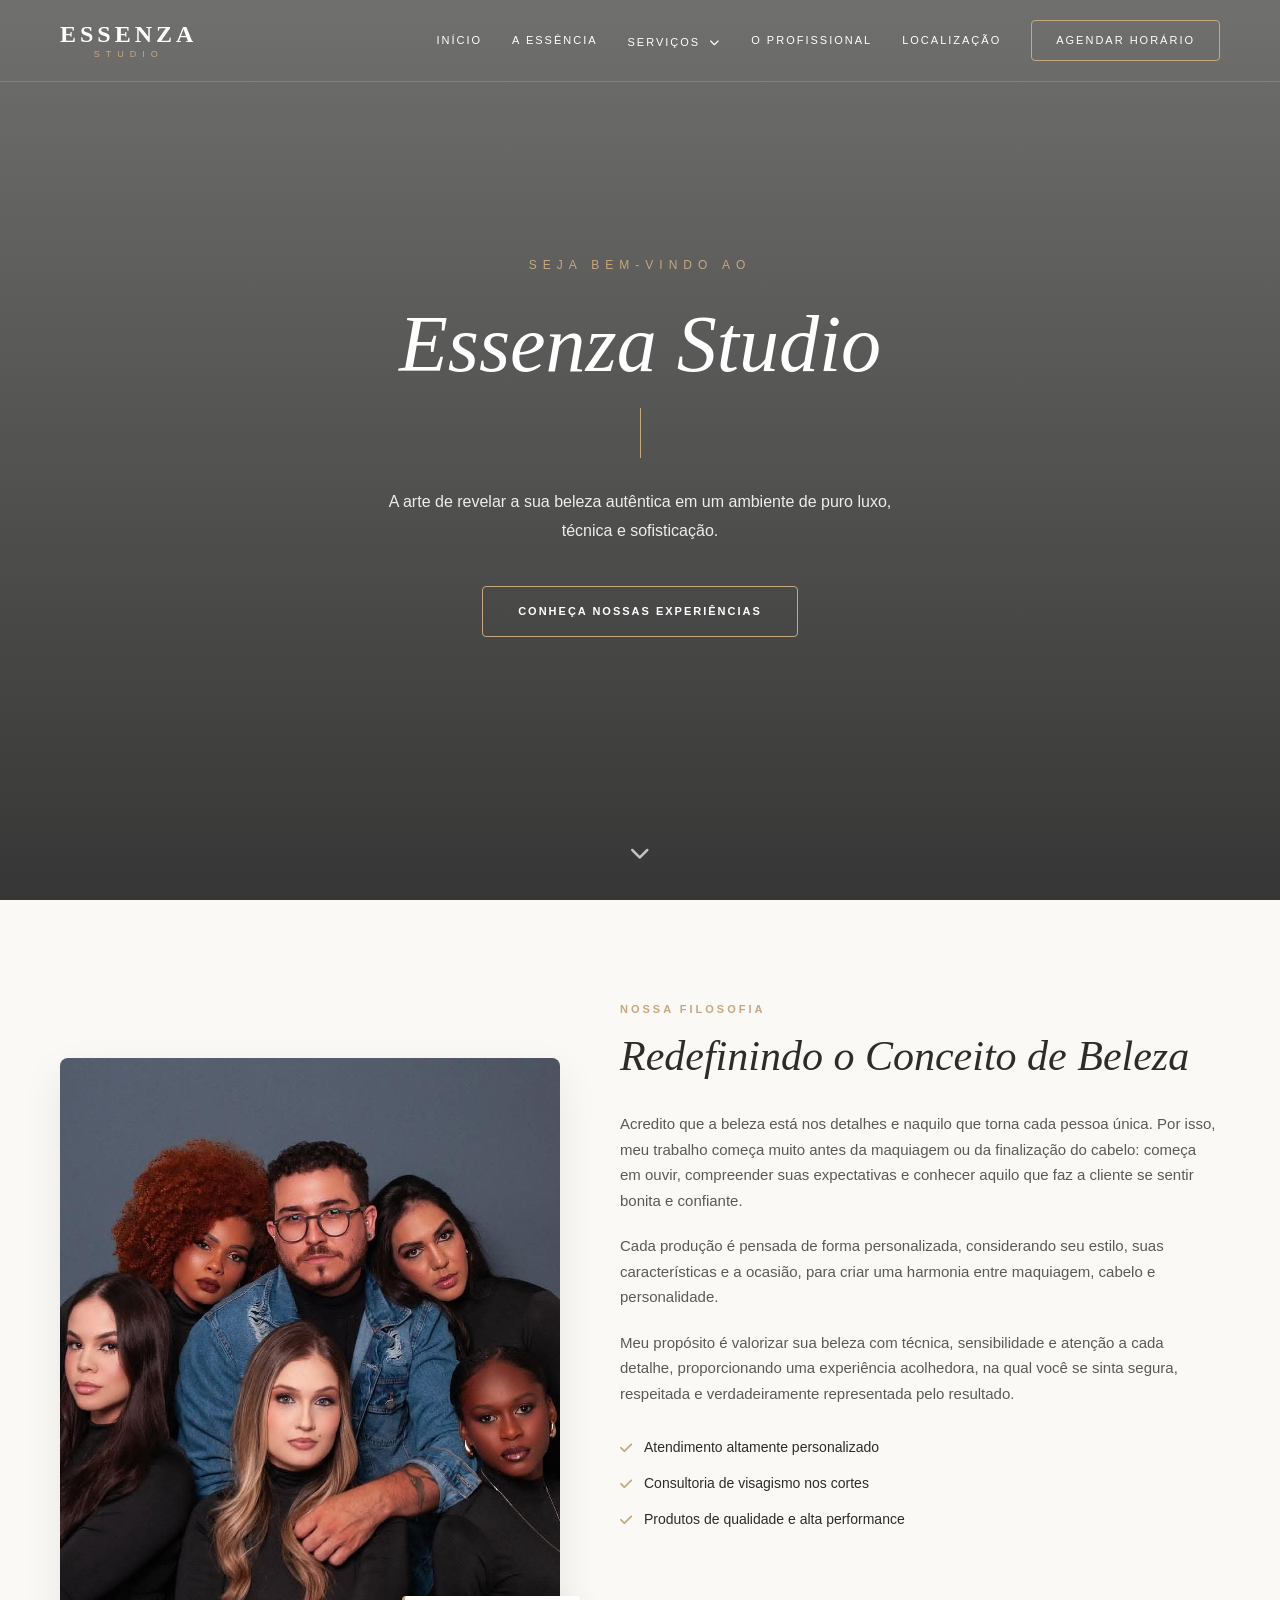
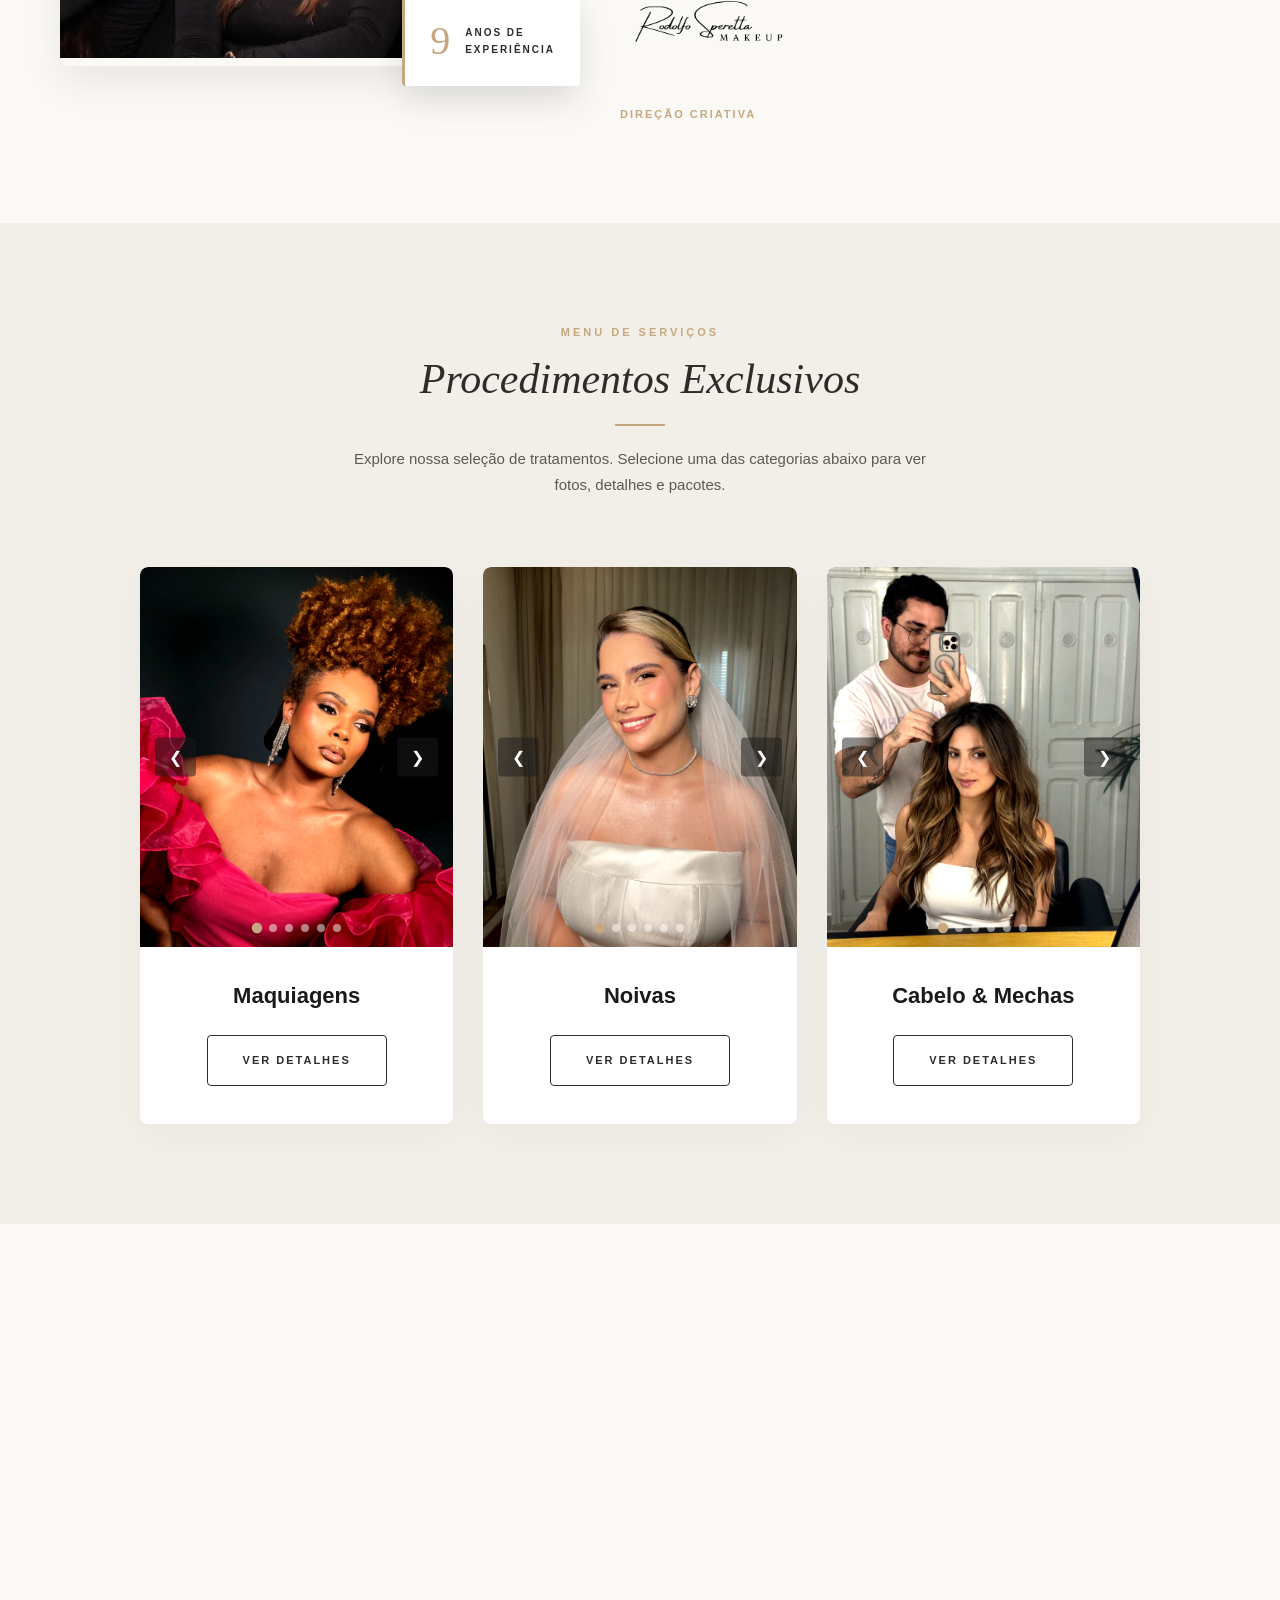
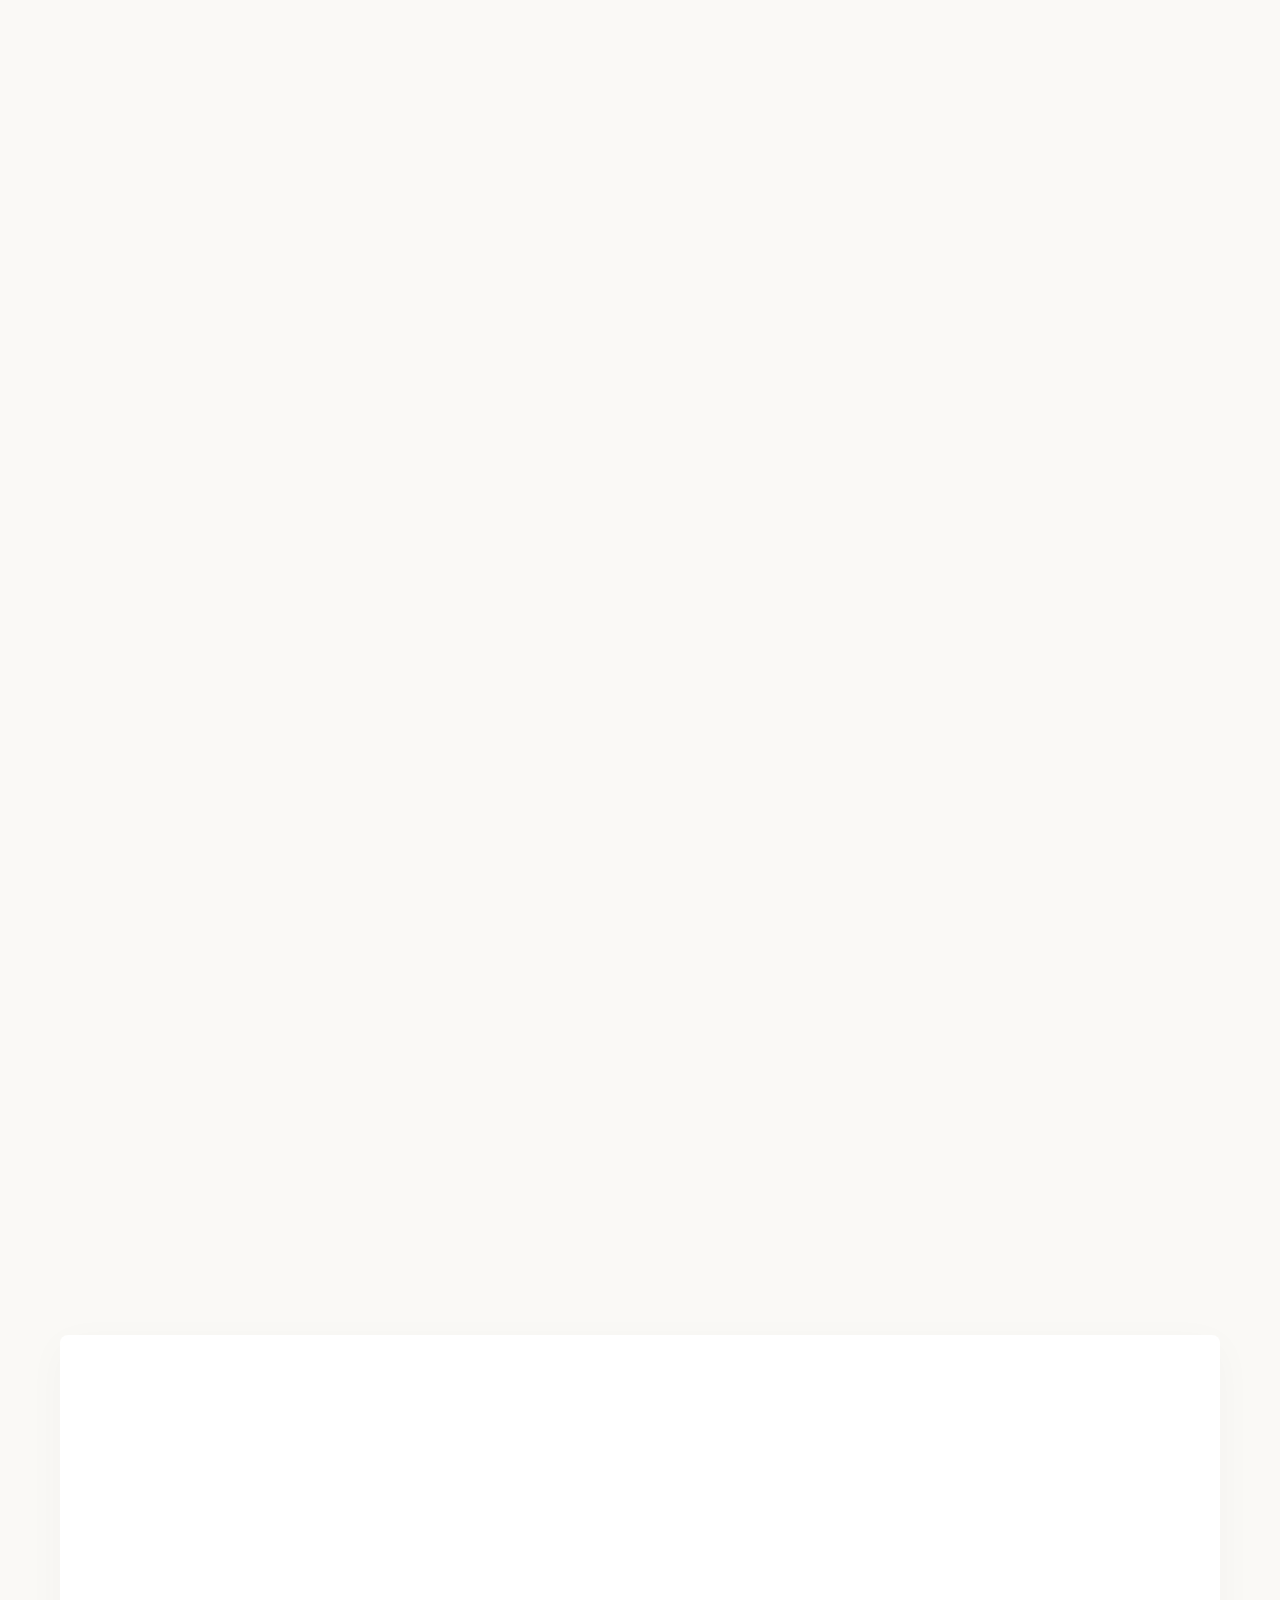
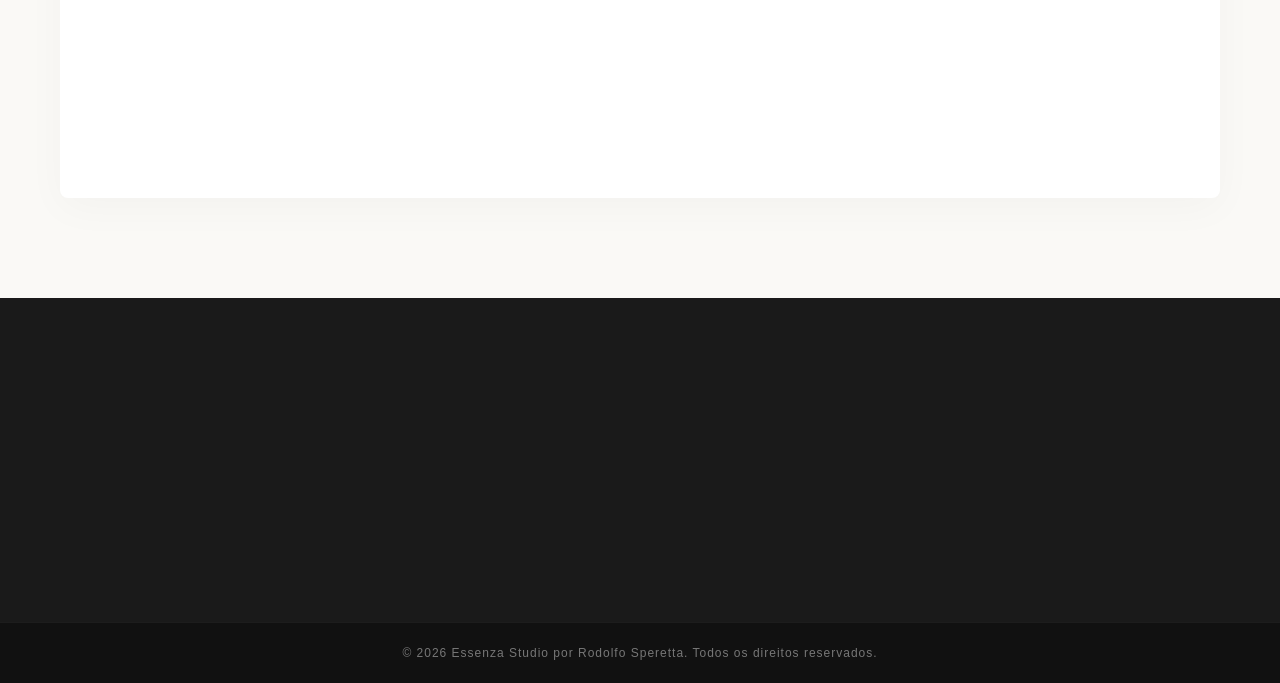
<file: index.html>
<!DOCTYPE html>
<html lang="pt-BR">
<head>
    <meta charset="UTF-8">
    <meta name="viewport" content="width=device-width, initial-scale=1.0">
    <title>Essenza Studio | Salão de Beleza de Alto Padrão</title>
    
    <!-- Políticas de Segurança Básicas -->
    <meta http-equiv="X-Content-Type-Options" content="nosniff">
    <meta http-equiv="X-Frame-Options" content="DENY">
    <meta http-equiv="Content-Security-Policy" content="default-src 'self' https: 'unsafe-inline'; img-src 'self' data: https:; font-src 'self' https: data:;">
    
    <link rel="preconnect" href="https://fonts.googleapis.com">
    <link rel="preconnect" href="https://fonts.gstatic.com" crossorigin>
    <link href="https://fonts.googleapis.com/css2?family=Playfair+Display:ital,wght@0,400;0,500;0,600;0,700;1,400&family=Montserrat:wght@300;400;500;600&display=swap" rel="stylesheet">
    <link href="https://cdnjs.cloudflare.com/ajax/libs/font-awesome/6.4.0/css/all.min.css" rel="stylesheet">
    
    <link rel="stylesheet" href="style.css">
</head>
<body>
    <header class="navbar" id="navbar">
        <div class="container nav-content">
            <a href="#" class="logo">
                <span class="logo-text">ESSENZA</span>
                <span class="logo-subtext">STUDIO</span>
            </a>
            
            <nav class="nav-links">
                <a href="#inicio">Início</a>
                <a href="#sobre">A Essência</a>
                <div class="dropdown">
                    <a href="#servicos" class="dropbtn">Serviços <i class="fas fa-chevron-down" style="font-size: 10px; margin-left: 4px;"></i></a>
                    <div class="dropdown-content">
                        <a href="maquiagem.html">Maquiagens</a>
                        <a href="noivas.html">Noivas</a>
                        <a href="mechas.html">Cabelo & Mechas</a>
                    </div>
                </div>
                <a href="#equipe">O Profissional</a>
                <a href="#localizacao">Localização</a>
                <a href="https://wa.me/5517991993627" target="_blank" class="btn-nav">Agendar Horário</a>
            </nav>
            <button class="mobile-menu-btn" id="mobileMenuBtn" aria-label="Abrir Menu">
                <i class="fas fa-bars"></i>
            </button>
        </div>
    </header>

    <div class="mobile-menu-overlay" id="mobileOverlay"></div>
    <div class="mobile-menu" id="mobileMenu">
        <button class="close-menu" id="closeMenuBtn" aria-label="Fechar Menu">&times;</button>
        <div class="mobile-menu-content">
            <a href="#inicio" class="mobile-link">Início</a>
            <a href="#sobre" class="mobile-link">A Essência</a>
            <a href="#servicos" class="mobile-link">Nossos Serviços</a>
            <a href="maquiagem.html" class="mobile-link sub-link">- Maquiagens</a>
            <a href="noivas.html" class="mobile-link sub-link">- Noivas</a>
            <a href="mechas.html" class="mobile-link sub-link">- Cabelo & Mechas</a>
            <a href="#equipe" class="mobile-link">O Profissional</a>
            <a href="#localizacao" class="mobile-link">Como Chegar</a>
            <a href="https://wa.me/5517991993627" target="_blank" class="btn-wa-service" style="justify-content: center; margin-top:20px;">
                <i class="fab fa-whatsapp"></i> Falar no WhatsApp
            </a>
        </div>
    </div>

    <section class="hero" id="inicio">
        <div class="hero-slider">
            <div class="hero-bg" style="background-image: url('https://images.unsplash.com/photo-1560066984-138dadb4c035?auto=format&fit=crop&q=80');"></div>
        </div>
        <div class="hero-overlay"></div>
        <div class="hero-content">
            <span class="hero-subtitle reveal">Seja Bem-vindo ao</span>
            <h1 class="reveal delay-100">Essenza Studio</h1>
            <div class="hero-separator reveal delay-200"></div>
            <p class="reveal delay-300">A arte de revelar a sua beleza autêntica em um ambiente de puro luxo, técnica e sofisticação.</p>
            <a href="#servicos" class="btn-main reveal delay-400">
                <span>Conheça Nossas Experiências</span>
            </a>
        </div>
        <a href="#sobre" class="scroll-down">
            <i class="fas fa-chevron-down"></i>
        </a>
    </section>

    <section class="about-section section-padding" id="sobre">
        <div class="container">
            <div class="about-grid">
                <div class="about-image-wrapper reveal">
                    <div class="about-image">
                        <img src="imgs/rodolfoinicio.jpeg" alt="Ambiente do Essenza Studio" loading="lazy">
                    </div>
                    <div class="experience-badge">
                        <span class="number">9</span>
                        <span class="text">Anos de<br>Experiência</span>
                    </div>
                </div>
                
                <div class="about-content">
                    <div class="section-header text-left reveal delay-100">
                        <span class="subtitle">Nossa Filosofia</span>
                        <h2>Redefinindo o Conceito de Beleza</h2>
                    </div>
                    
                    <p class="reveal delay-200">Acredito que a beleza está nos detalhes e naquilo que torna cada pessoa única. Por isso, meu trabalho começa muito antes da maquiagem ou da finalização do cabelo: começa em ouvir, compreender suas expectativas e conhecer aquilo que faz a cliente se sentir bonita e confiante.</p>
                    
                    <p class="reveal delay-300">Cada produção é pensada de forma personalizada, considerando seu estilo, suas características e a ocasião, para criar uma harmonia entre maquiagem, cabelo e personalidade.</p>
                    
                    <p class="reveal delay-400">Meu propósito é valorizar sua beleza com técnica, sensibilidade e atenção a cada detalhe, proporcionando uma experiência acolhedora, na qual você se sinta segura, respeitada e verdadeiramente representada pelo resultado.</p>
                    
                    <ul class="about-features reveal delay-400">
                        <li><i class="fas fa-check"></i> Atendimento altamente personalizado</li>
                        <li><i class="fas fa-check"></i> Consultoria de visagismo nos cortes</li>
                        <li><i class="fas fa-check"></i> Produtos de qualidade e alta performance</li>
                    </ul>
                    
                    <div class="signature reveal delay-500">
                        <img src="imgs/assinaturarodolfo.png" alt="Assinatura Rodolfo Speretta" style="height: 130px; object-fit: contain; margin-bottom: 5px;" loading="lazy">
                        <span style="display:block; font-size: 11px; text-transform: uppercase; letter-spacing: 2px; color: var(--color-gold); font-weight: 600;">Direção Criativa</span>
                    </div>
                </div>
            </div>
        </div>
    </section>

    <!-- MENU DE SERVIÇOS (VITRINE) -->
    <section class="section-padding bg-light" id="servicos">
        <div class="container">
            <div class="section-header reveal">
                <span class="subtitle">Menu de Serviços</span>
                <h2>Procedimentos Exclusivos</h2>
                <div class="line"></div>
                <p class="header-desc">Explore nossa seleção de tratamentos. Selecione uma das categorias abaixo para ver fotos, detalhes e pacotes.</p>
            </div>

            <!-- Grid de Cartões da Vitrine -->
            <div style="display: grid; grid-template-columns: repeat(auto-fit, minmax(300px, 1fr)); gap: 30px; max-width: 1000px; margin: 0 auto;">
                
                <!-- Card Maquiagem -->
                <div class="team-card reveal">
                    <div class="team-image">
                        <div class="service-slider" id="slider-card-makeup">
                            <div class="slides-container">
                                <div class="slide active"><img src="imgs/maquiagem/make1.webp" alt="Maquiagem 1" loading="lazy"></div>
                                <div class="slide"><img src="imgs/maquiagem/make2.webp" alt="Maquiagem 2" loading="lazy"></div>
                                <div class="slide"><img src="imgs/maquiagem/make3.webp" alt="Maquiagem 3" loading="lazy"></div>
                                <div class="slide"><img src="imgs/maquiagem/make4.webp" alt="Maquiagem 4" loading="lazy"></div>
                                <div class="slide"><img src="imgs/maquiagem/make5.webp" alt="Maquiagem 5" loading="lazy"></div>
                                <div class="slide"><img src="imgs/maquiagem/make6.webp" alt="Maquiagem 6" loading="lazy"></div>
                            </div>
                            <button class="slider-btn prev-btn" aria-label="Anterior">&#10094;</button>
                            <button class="slider-btn next-btn" aria-label="Próximo">&#10095;</button>
                            <div class="slider-dots"></div>
                        </div>
                    </div>
                    <div class="team-info" style="padding-top: 10px;">
                        <h4>Maquiagens</h4>
                        <a href="maquiagem.html" style="display:inline-block; margin-top:15px;" class="btn-outline">Ver Detalhes</a>
                    </div>
                </div>

                <!-- Card Noivas -->
                <div class="team-card reveal delay-100">
                    <div class="team-image">
                        <div class="service-slider" id="slider-card-noivas">
                            <div class="slides-container">
                                <div class="slide active"><img src="imgs/noivas/noiva1.webp" alt="Noiva 1" loading="lazy"></div>
                                <div class="slide"><img src="imgs/noivas/noiva2.webp" alt="Noiva 2" loading="lazy"></div>
                                <div class="slide"><img src="imgs/noivas/noiva3.webp" alt="Noiva 3" loading="lazy"></div>
                                <div class="slide"><img src="imgs/noivas/noiva4.webp" alt="Noiva 4" loading="lazy"></div>
                                <div class="slide"><img src="imgs/noivas/noiva5.webp" alt="Noiva 5" loading="lazy"></div>
                                <div class="slide"><img src="imgs/noivas/noiva6.webp" alt="Noiva 6" loading="lazy"></div>
                            </div>
                            <button class="slider-btn prev-btn" aria-label="Anterior">&#10094;</button>
                            <button class="slider-btn next-btn" aria-label="Próximo">&#10095;</button>
                            <div class="slider-dots"></div>
                        </div>
                    </div>
                    <div class="team-info" style="padding-top: 10px;">
                        <h4>Noivas</h4>
                        <a href="noivas.html" style="display:inline-block; margin-top:15px;" class="btn-outline">Ver Detalhes</a>
                    </div>
                </div>

                <!-- Card Cabelo & Mechas -->
                <div class="team-card reveal delay-200">
                    <div class="team-image">
                        <div class="service-slider" id="slider-card-hair">
                            <div class="slides-container">
                                <div class="slide active"><img src="imgs/mechas/mechas1.webp" alt="Mechas 1" loading="lazy"></div>
                                <div class="slide"><img src="imgs/mechas/mechas2.webp" alt="Mechas 2" loading="lazy"></div>
                                <div class="slide"><img src="imgs/mechas/mechas3.webp" alt="Mechas 3" loading="lazy"></div>
                                <div class="slide"><img src="imgs/mechas/mechas4.webp" alt="Mechas 4" loading="lazy"></div>
                                <div class="slide"><img src="imgs/mechas/mechas5.webp" alt="Mechas 5" loading="lazy"></div>
                                <div class="slide"><img src="imgs/mechas/mechas6.webp" alt="Mechas 6" loading="lazy"></div>
                            </div>
                            <button class="slider-btn prev-btn" aria-label="Anterior">&#10094;</button>
                            <button class="slider-btn next-btn" aria-label="Próximo">&#10095;</button>
                            <div class="slider-dots"></div>
                        </div>
                    </div>
                    <div class="team-info" style="padding-top: 10px;">
                        <h4>Cabelo & Mechas</h4>
                        <a href="mechas.html" style="display:inline-block; margin-top:15px;" class="btn-outline">Ver Detalhes</a>
                    </div>
                </div>

            </div>
        </div>
    </section>

    <!-- O PROFISSIONAL -->
    <section class="team-section section-padding" id="equipe">
        <div class="container">
            <div class="section-header reveal">
                <span class="subtitle">A Nossa Arte</span>
                <h2>O Profissional</h2>
                <div class="line"></div>
                <p class="header-desc">Profissionalismo, técnica e excelência para entregar a você o que há de melhor.</p>
            </div>

            <div class="team-grid">
                <div class="team-card reveal">
                    <div class="team-image">
                        <img src="imgs/Rodolfo.jpg" alt="Rodolfo Speretta" loading="lazy">
                        <div class="team-social">
                            <a href="https://instagram.com/rodolfosperetta" target="_blank"><i class="fab fa-instagram"></i></a>
                        </div>
                    </div>
                    <div class="team-info">
                        <h4>Rodolfo Speretta</h4>
                        <span>Especialista em Beleza & Diretor Criativo</span>
                        <p>Sou Rodolfo Speretta, maquiador e cabeleireiro com 9 anos de experiência no mercado da beleza, especializado em maquiagem para noivas e na criação de belezas únicas e personalizadas. Meu trabalho une técnica, sensibilidade e atenção aos detalhes para valorizar a individualidade de cada pessoa, respeitando sua essência e traduzindo sua beleza em produções autênticas e memoráveis.</p>
                    </div>
                </div>
            </div>
        </div>
    </section>

    <!-- GALERIA -->
    <section class="gallery-section">
        <div class="gallery-grid">
            <div class="gallery-item reveal"><img src="imgs/maquiagem/make6.webp" alt="Maquiagens" loading="lazy"></div>
            <div class="gallery-item reveal delay-100"><img src="imgs/mechas/mechas15.webp" alt="Cabelos & Tratamentos" loading="lazy"></div>
            <div class="gallery-item reveal delay-300"><img src="imgs/mechas/mechas11.webp" alt="Mechas" loading="lazy"></div>
            <div class="gallery-item reveal delay-300"><img src="imgs/noivas/noiva2.webp" alt="Noivas" loading="lazy"></div>
        </div>
    </section>

    <!-- LOCALIZAÇÃO -->
    <section class="location-section section-padding" id="localizacao">
        <div class="container">
            <div class="section-header reveal">
                <span class="subtitle">O Nosso Espaço</span>
                <h2>Como Chegar</h2>
                <div class="line"></div>
            </div>
            
            <div class="location-grid">
                <div class="location-details reveal">
                    <div class="contact-card">
                        <div class="icon-wrap"><i class="fas fa-map-marker-alt"></i></div>
                        <div>
                            <h4>Endereço</h4>
                            <p>Rua José Francisco Paschoal, 714<br>Centro, Bebedouro - SP<br>CEP: 14700-000</p>
                        </div>
                    </div>
                    <div class="contact-card">
                        <div class="icon-wrap"><i class="fas fa-phone"></i></div>
                        <div>
                            <h4>WhatsApp & Contato</h4>
                            <p>(17) 99199-3627</p>
                        </div>
                    </div>
                    <div class="contact-card">
                        <div class="icon-wrap"><i class="far fa-clock"></i></div>
                        <div>
                            <h4>Atendimento</h4>
                            <p>Exclusivo com hora marcada para garantir a sua melhor experiência.</p>
                        </div>
                    </div>
                    
                    <a href="https://maps.google.com/maps?q=Rua%20Jos%C3%A9%20Francisco%20Paschoal,%20714,%20centro%20de%20Bebedouro-SP" target="_blank" class="btn-outline" style="margin-top: 10px;">
                        Traçar Rota no Mapa <i class="fas fa-external-link-alt" style="margin-left:8px; font-size:12px;"></i>
                    </a>
                </div>
                
                <div class="map-container reveal delay-200">
                    <iframe id="googleMap" src="https://maps.google.com/maps?width=100%25&height=600&hl=pt-BR&q=Rua%20Jos%C3%A9%20Francisco%20Paschoal,%20714,%20centro%20de%20Bebedouro-SP&t=m&z=17&ie=UTF8&iwloc=B&output=embed" width="100%" height="100%" style="border:0; border-radius: 8px;" allowfullscreen="" loading="lazy" referrerpolicy="no-referrer-when-downgrade"></iframe>
                </div>
            </div>
        </div>
    </section>

    <!-- FOOTER -->
    <footer id="contato">
        <div class="footer-top">
            <div class="container">
                <div class="footer-grid">
                    <div class="footer-brand reveal">
                        <a href="#" class="logo" style="align-items: flex-start; margin-bottom: 20px;">
                            <span class="logo-text">ESSENZA</span>
                            <span class="logo-subtext" style="color: #fff;">STUDIO</span>
                        </a>
                        <p>Elevando o padrão da beleza com arte, técnica e sofisticação em cada detalhe das nossas produções.</p>
                        <div class="social-links">
                            <a href="https://instagram.com/rodolfosperetta" target="_blank" aria-label="Instagram"><i class="fab fa-instagram"></i></a>
                            <a href="https://wa.me/5517991993627" target="_blank" aria-label="WhatsApp"><i class="fab fa-whatsapp"></i></a>
                        </div>
                    </div>

                    <div class="footer-links reveal delay-100">
                        <h4>Menu Rápido</h4>
                        <ul>
                            <li><a href="#inicio">Início</a></li>
                            <li><a href="#sobre">A Essência</a></li>
                            <li><a href="#servicos">Menu de Serviços</a></li>
                            <li><a href="#equipe">O Profissional</a></li>
                        </ul>
                    </div>
                    
                    <div class="footer-links reveal delay-200">
                        <h4>Atendimento</h4>
                        <p style="color: #999; font-size: 14px; margin-bottom: 15px;">Dúvidas ou agendamentos?</p>
                        <a href="https://wa.me/5517991993627" target="_blank" class="btn-wa-service" style="padding: 12px 25px; font-size: 14px;">
                            <i class="fab fa-whatsapp"></i> Falar Conosco
                        </a>
                    </div>
                </div>
            </div>
        </div>
        
        <div class="footer-bottom">
            <div class="container">
                <p>&copy; 2026 Essenza Studio por Rodolfo Speretta. Todos os direitos reservados.</p>
            </div>
        </div>
    </footer>

    <script src="script.js" defer></script>
</body>
</html>
</file>
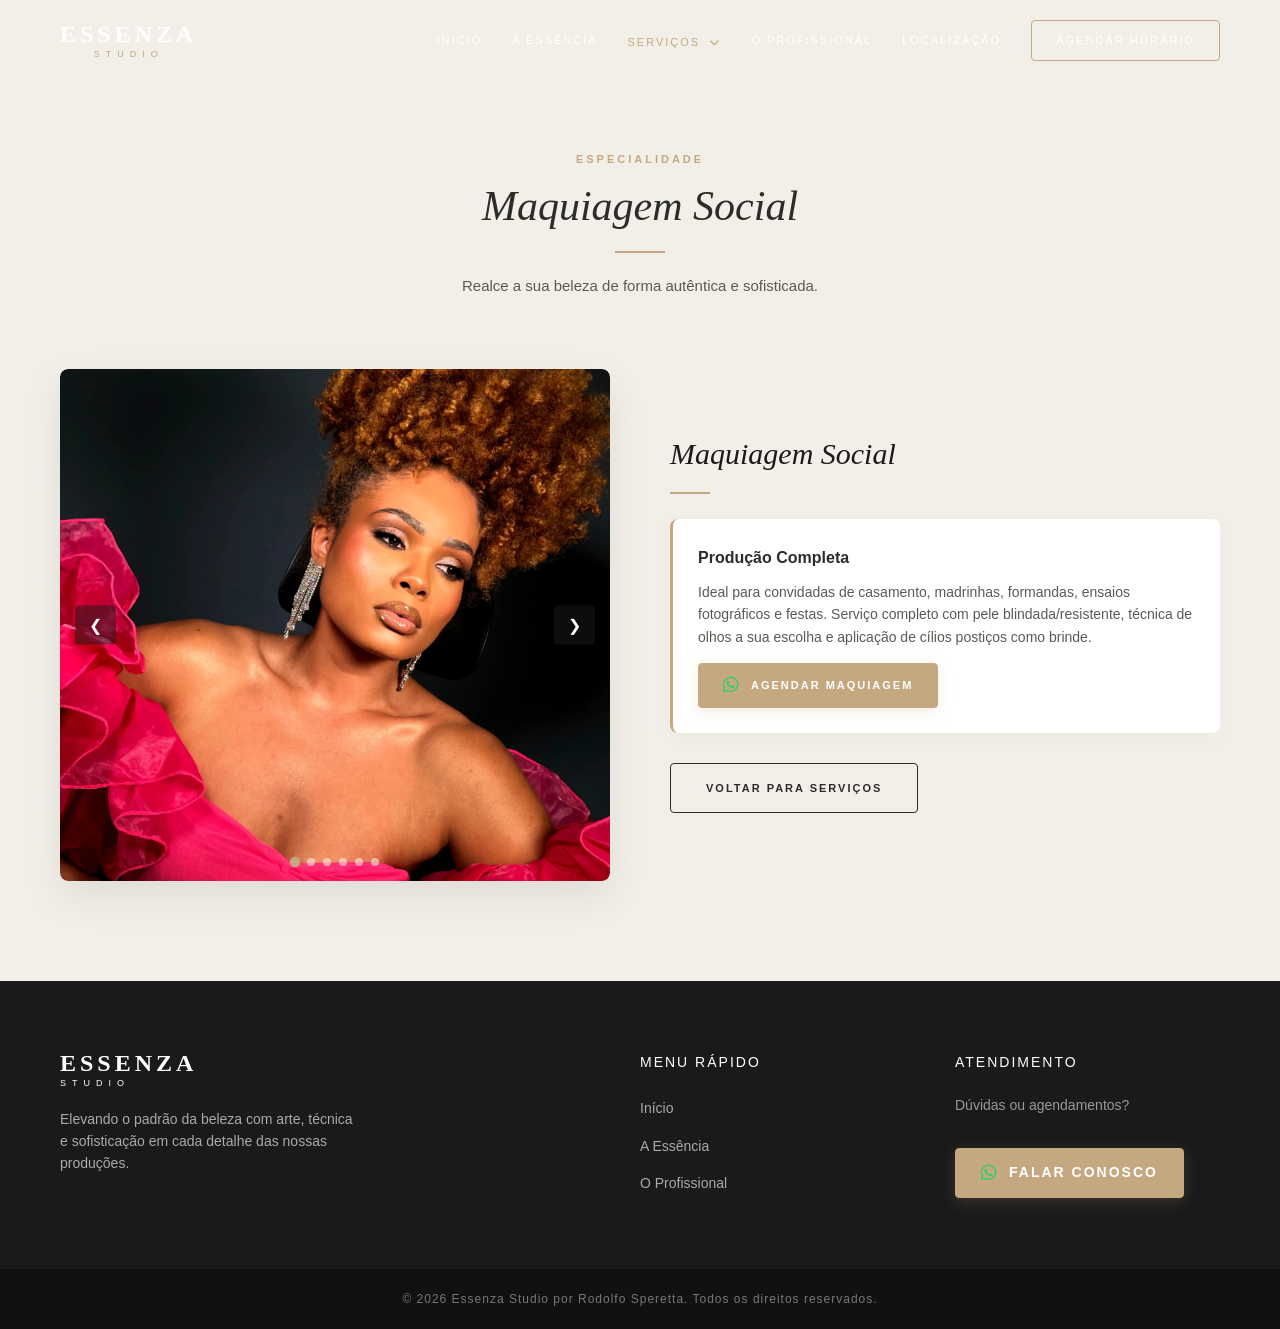
<file: maquiagem.html>
<!DOCTYPE html>
<html lang="pt-BR">
<head>
    <meta charset="UTF-8">
    <meta name="viewport" content="width=device-width, initial-scale=1.0">
    <title>Maquiagens | Essenza Studio</title>
    
    <!-- Políticas de Segurança Básicas -->
    <meta http-equiv="X-Content-Type-Options" content="nosniff">
    <meta http-equiv="X-Frame-Options" content="DENY">
    <meta http-equiv="Content-Security-Policy" content="default-src 'self' https: 'unsafe-inline'; img-src 'self' data: https:; font-src 'self' https: data:;">
    
    <link rel="preconnect" href="https://fonts.googleapis.com">
    <link rel="preconnect" href="https://fonts.gstatic.com" crossorigin>
    <link href="https://fonts.googleapis.com/css2?family=Playfair+Display:ital,wght@0,400;0,500;0,600;0,700;1,400&family=Montserrat:wght@300;400;500;600&display=swap" rel="stylesheet">
    <link href="https://cdnjs.cloudflare.com/ajax/libs/font-awesome/6.4.0/css/all.min.css" rel="stylesheet">
    
    <link rel="stylesheet" href="style.css">
</head>
<body>
    <header class="navbar scrolled" id="navbar">
        <div class="container nav-content">
            <a href="index.html" class="logo">
                <span class="logo-text">ESSENZA</span>
                <span class="logo-subtext">STUDIO</span>
            </a>
            
            <nav class="nav-links">
                <a href="index.html#inicio">Início</a>
                <a href="index.html#sobre">A Essência</a>
                <div class="dropdown">
                    <a href="index.html#servicos" class="dropbtn" style="color: var(--color-gold) !important;">Serviços <i class="fas fa-chevron-down" style="font-size: 10px; margin-left: 4px;"></i></a>
                    <div class="dropdown-content">
                        <a href="maquiagem.html">Maquiagens</a>
                        <a href="noivas.html">Noivas</a>
                        <a href="mechas.html">Cabelo & Mechas</a>
                    </div>
                </div>
                <a href="index.html#equipe">O Profissional</a>
                <a href="index.html#localizacao">Localização</a>
                <a href="https://wa.me/5517991993627" target="_blank" class="btn-nav">Agendar Horário</a>
            </nav>
            <button class="mobile-menu-btn" id="mobileMenuBtn" aria-label="Abrir Menu">
                <i class="fas fa-bars"></i>
            </button>
        </div>
    </header>

    <div class="mobile-menu-overlay" id="mobileOverlay"></div>
    <div class="mobile-menu" id="mobileMenu">
        <button class="close-menu" id="closeMenuBtn" aria-label="Fechar Menu">&times;</button>
        <div class="mobile-menu-content">
            <a href="index.html#inicio" class="mobile-link">Início</a>
            <a href="index.html#sobre" class="mobile-link">A Essência</a>
            <a href="index.html#servicos" class="mobile-link">Nossos Serviços</a>
            <a href="maquiagem.html" class="mobile-link sub-link">- Maquiagens</a>
            <a href="noivas.html" class="mobile-link sub-link">- Noivas</a>
            <a href="mechas.html" class="mobile-link sub-link">- Cabelo & Mechas</a>
            <a href="index.html#equipe" class="mobile-link">O Profissional</a>
            <a href="index.html#localizacao" class="mobile-link">Como Chegar</a>
        </div>
    </div>

    <!-- PADDING PARA EVITAR SOBREPOSIÇÃO DO CABEÇALHO -->
    <section class="section-padding bg-light" style="padding-top: 150px; min-height: 100vh;">
        <div class="container">
            <div class="section-header reveal">
                <span class="subtitle">Especialidade</span>
                <h2>Maquiagem Social</h2>
                <div class="line"></div>
                <p class="header-desc">Realce a sua beleza de forma autêntica e sofisticada.</p>
            </div>

            <div class="services-wrapper">
                <div class="service-block">
                    <div class="service-block-image reveal">
                        <div class="service-slider" id="slider-makeup">
                            <div class="slides-container">
                                <div class="slide active"><img src="imgs/maquiagem/make1.webp" alt="Maquiagem 1" loading="lazy"></div>
                                <div class="slide"><img src="imgs/maquiagem/make2.webp" alt="Maquiagem 2" loading="lazy"></div>
                                <div class="slide"><img src="imgs/maquiagem/make3.webp" alt="Maquiagem 3" loading="lazy"></div>
                                <div class="slide"><img src="imgs/maquiagem/make4.webp" alt="Maquiagem 4" loading="lazy"></div>
                                <div class="slide"><img src="imgs/maquiagem/make5.webp" alt="Maquiagem 5" loading="lazy"></div>
                                <div class="slide"><img src="imgs/maquiagem/make6.webp" alt="Maquiagem 6" loading="lazy"></div>
                            </div>
                            <button class="slider-btn prev-btn" aria-label="Anterior">&#10094;</button>
                            <button class="slider-btn next-btn" aria-label="Próximo">&#10095;</button>
                            <div class="slider-dots"></div>
                        </div>
                    </div>
                    <div class="service-block-text reveal delay-100">
                        <h3 class="category-title-left">Maquiagem Social</h3>
                        
                        <div class="service-item-clean">
                            <h4>Produção Completa</h4>
                            <p>Ideal para convidadas de casamento, madrinhas, formandas, ensaios fotográficos e festas. Serviço completo com pele blindada/resistente, técnica de olhos a sua escolha e aplicação de cílios postiços como brinde.</p>
                            <a href="https://wa.me/5517991993627?text=Olá!%20Gostaria%20de%20saber%20mais%20sobre%20a%20Maquiagem%20Social." target="_blank" class="btn-wa-service">
                                <i class="fab fa-whatsapp"></i> Agendar Maquiagem
                            </a>
                        </div>
                        
                        <div style="margin-top: 30px;">
                            <a href="index.html#servicos" class="btn-outline">Voltar para Serviços</a>
                        </div>
                    </div>
                </div>
            </div>
        </div>
    </section>

    <!-- FOOTER -->
    <footer id="contato">
        <div class="footer-top">
            <div class="container">
                <div class="footer-grid">
                    <div class="footer-brand reveal">
                        <a href="index.html" class="logo" style="align-items: flex-start; margin-bottom: 20px;">
                            <span class="logo-text">ESSENZA</span>
                            <span class="logo-subtext" style="color: #fff;">STUDIO</span>
                        </a>
                        <p>Elevando o padrão da beleza com arte, técnica e sofisticação em cada detalhe das nossas produções.</p>
                    </div>
                    <div class="footer-links reveal delay-100">
                        <h4>Menu Rápido</h4>
                        <ul>
                            <li><a href="index.html#inicio">Início</a></li>
                            <li><a href="index.html#sobre">A Essência</a></li>
                            <li><a href="index.html#equipe">O Profissional</a></li>
                        </ul>
                    </div>
                    <div class="footer-links reveal delay-200">
                        <h4>Atendimento</h4>
                        <p style="color: #999; font-size: 14px; margin-bottom: 15px;">Dúvidas ou agendamentos?</p>
                        <a href="https://wa.me/5517991993627" target="_blank" class="btn-wa-service" style="padding: 12px 25px; font-size: 14px;">
                            <i class="fab fa-whatsapp"></i> Falar Conosco
                        </a>
                    </div>
                </div>
            </div>
        </div>
        <div class="footer-bottom">
            <div class="container">
                <p>&copy; 2026 Essenza Studio por Rodolfo Speretta. Todos os direitos reservados.</p>
            </div>
        </div>
    </footer>
    <script src="script.js" defer></script>
</body>
</html>
</file>
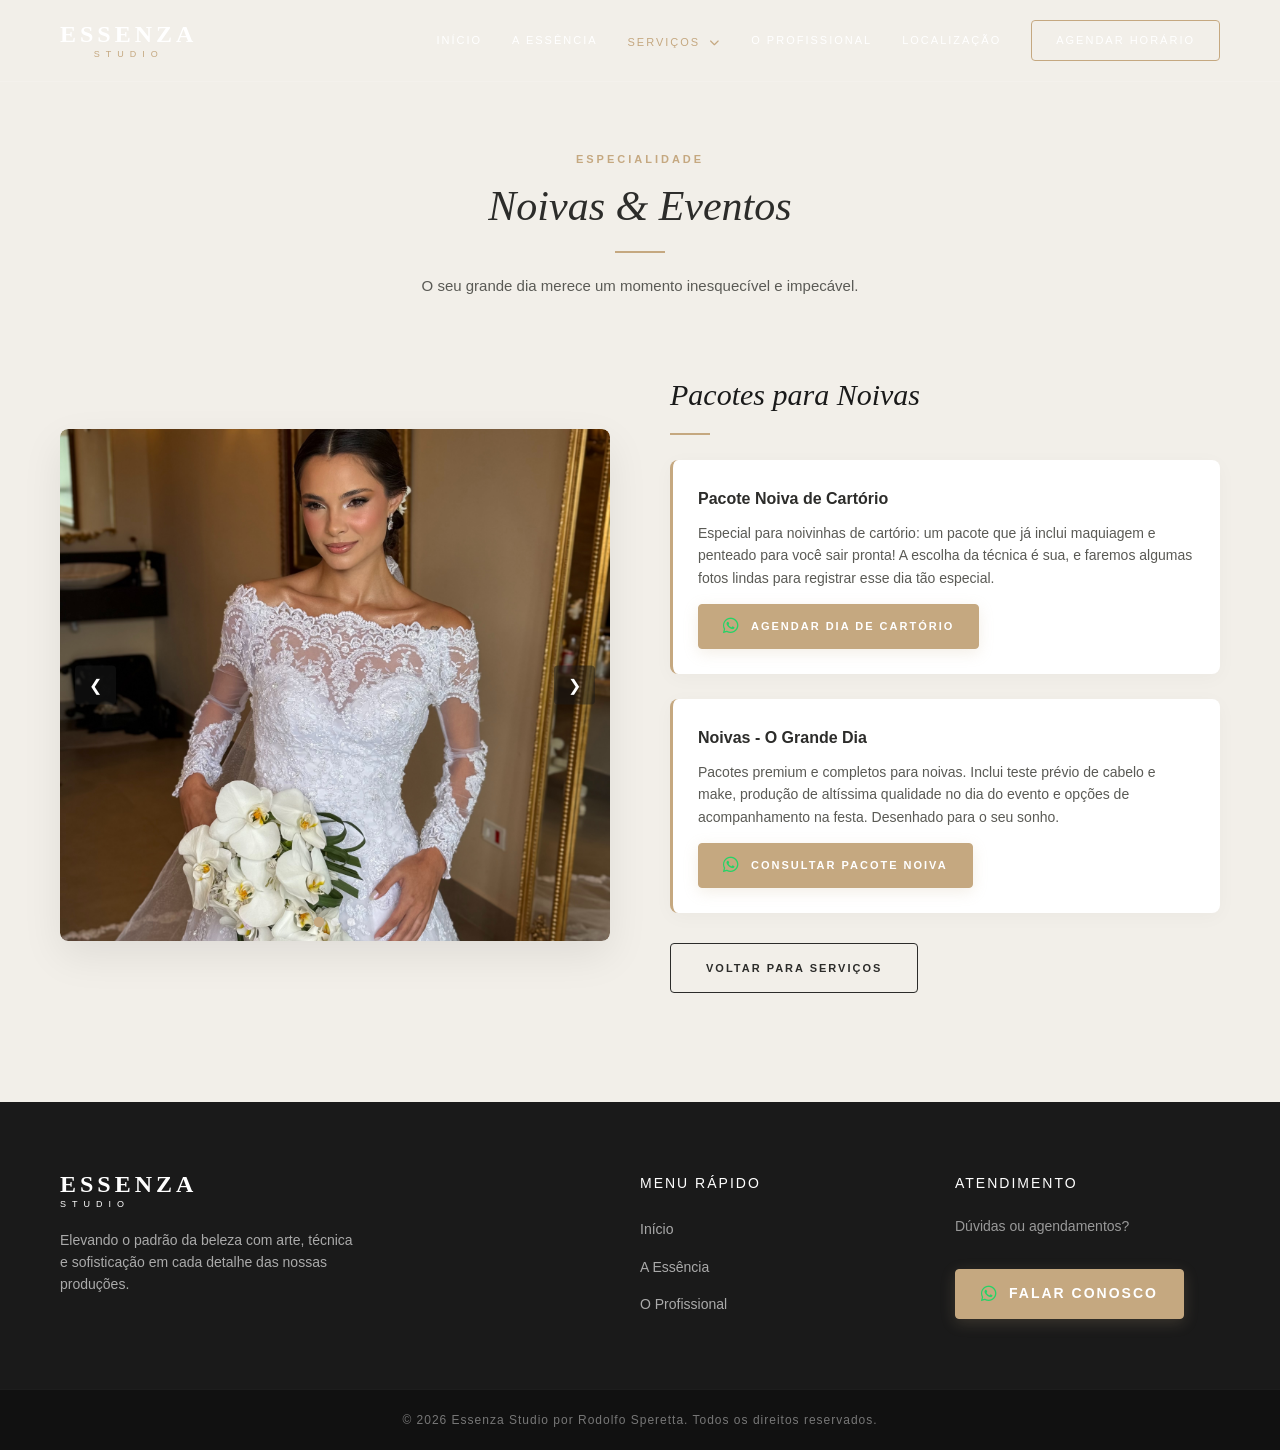
<file: noivas.html>
<!DOCTYPE html>
<html lang="pt-BR">
<head>
    <meta charset="UTF-8">
    <meta name="viewport" content="width=device-width, initial-scale=1.0">
    <title>Noivas | Essenza Studio</title>
    
    <!-- Políticas de Segurança Básicas -->
    <meta http-equiv="X-Content-Type-Options" content="nosniff">
    <meta http-equiv="X-Frame-Options" content="DENY">
    <meta http-equiv="Content-Security-Policy" content="default-src 'self' https: 'unsafe-inline'; img-src 'self' data: https:; font-src 'self' https: data:;">
    
    <link rel="preconnect" href="https://fonts.googleapis.com">
    <link rel="preconnect" href="https://fonts.gstatic.com" crossorigin>
    <link href="https://fonts.googleapis.com/css2?family=Playfair+Display:ital,wght@0,400;0,500;0,600;0,700;1,400&family=Montserrat:wght@300;400;500;600&display=swap" rel="stylesheet">
    <link href="https://cdnjs.cloudflare.com/ajax/libs/font-awesome/6.4.0/css/all.min.css" rel="stylesheet">
    <link rel="stylesheet" href="style.css">
</head>
<body>
    <header class="navbar scrolled" id="navbar">
        <div class="container nav-content">
            <a href="index.html" class="logo">
                <span class="logo-text">ESSENZA</span>
                <span class="logo-subtext">STUDIO</span>
            </a>
            
            <nav class="nav-links">
                <a href="index.html#inicio">Início</a>
                <a href="index.html#sobre">A Essência</a>
                <div class="dropdown">
                    <a href="index.html#servicos" class="dropbtn" style="color: var(--color-gold) !important;">Serviços <i class="fas fa-chevron-down" style="font-size: 10px; margin-left: 4px;"></i></a>
                    <div class="dropdown-content">
                        <a href="maquiagem.html">Maquiagens</a>
                        <a href="noivas.html">Noivas</a>
                        <a href="mechas.html">Cabelo & Mechas</a>
                    </div>
                </div>
                <a href="index.html#equipe">O Profissional</a>
                <a href="index.html#localizacao">Localização</a>
                <a href="https://wa.me/5517991993627" target="_blank" class="btn-nav">Agendar Horário</a>
            </nav>
            <button class="mobile-menu-btn" id="mobileMenuBtn" aria-label="Abrir Menu">
                <i class="fas fa-bars"></i>
            </button>
        </div>
    </header>

    <div class="mobile-menu-overlay" id="mobileOverlay"></div>
    <div class="mobile-menu" id="mobileMenu">
        <button class="close-menu" id="closeMenuBtn" aria-label="Fechar Menu">&times;</button>
        <div class="mobile-menu-content">
            <a href="index.html#inicio" class="mobile-link">Início</a>
            <a href="index.html#sobre" class="mobile-link">A Essência</a>
            <a href="index.html#servicos" class="mobile-link">Nossos Serviços</a>
            <a href="maquiagem.html" class="mobile-link sub-link">- Maquiagens</a>
            <a href="noivas.html" class="mobile-link sub-link">- Noivas</a>
            <a href="mechas.html" class="mobile-link sub-link">- Cabelo & Mechas</a>
            <a href="index.html#equipe" class="mobile-link">O Profissional</a>
            <a href="index.html#localizacao" class="mobile-link">Como Chegar</a>
        </div>
    </div>

    <!-- PADDING PARA EVITAR SOBREPOSIÇÃO DO CABEÇALHO -->
    <section class="section-padding bg-light" style="padding-top: 150px; min-height: 100vh;">
        <div class="container">
            <div class="section-header reveal">
                <span class="subtitle">Especialidade</span>
                <h2>Noivas & Eventos</h2>
                <div class="line"></div>
                <p class="header-desc">O seu grande dia merece um momento inesquecível e impecável.</p>
            </div>

            <div class="services-wrapper">
                <div class="service-block">
                    <div class="service-block-image reveal">
                        <div class="service-slider" id="slider-noivas">
                            <div class="slides-container">
                                <div class="slide active"><img src="imgs/noivas/noiva2.webp" alt="Noiva 1" loading="lazy"></div>
                                <div class="slide"><img src="imgs/maquiagem/make5.webp" alt="Noiva 2" loading="lazy"></div>
                                <div class="slide"><img src="imgs/maquiagem/make6.webp" alt="Noiva 3" loading="lazy"></div>
                            </div>
                            <button class="slider-btn prev-btn" aria-label="Anterior">&#10094;</button>
                            <button class="slider-btn next-btn" aria-label="Próximo">&#10095;</button>
                            <div class="slider-dots"></div>
                        </div>
                    </div>
                    <div class="service-block-text reveal delay-100">
                        <h3 class="category-title-left">Pacotes para Noivas</h3>
                        
                        <div class="service-item-clean">
                            <h4>Pacote Noiva de Cartório</h4>
                            <p>Especial para noivinhas de cartório: um pacote que já inclui maquiagem e penteado para você sair pronta! A escolha da técnica é sua, e faremos algumas fotos lindas para registrar esse dia tão especial.</p>
                            <a href="https://wa.me/5517991993627?text=Olá!%20Gostaria%20de%20saber%20mais%20sobre%20o%20Pacote%20Noiva%20de%20Cartório." target="_blank" class="btn-wa-service">
                                <i class="fab fa-whatsapp"></i> Agendar Dia de Cartório
                            </a>
                        </div>
                        
                        <div class="service-item-clean">
                            <h4>Noivas - O Grande Dia</h4>
                            <p>Pacotes premium e completos para noivas. Inclui teste prévio de cabelo e make, produção de altíssima qualidade no dia do evento e opções de acompanhamento na festa. Desenhado para o seu sonho.</p>
                            <a href="https://wa.me/5517991993627?text=Olá!%20Sou%20noiva%20e%20gostaria%20de%20conhecer%20os%20pacotes%20para%20o%20Grande%20Dia!" target="_blank" class="btn-wa-service">
                                <i class="fab fa-whatsapp"></i> Consultar Pacote Noiva
                            </a>
                        </div>

                        <div style="margin-top: 30px;">
                            <a href="index.html#servicos" class="btn-outline">Voltar para Serviços</a>
                        </div>
                    </div>
                </div>
            </div>
        </div>
    </section>

    <!-- FOOTER -->
    <footer id="contato">
        <div class="footer-top">
            <div class="container">
                <div class="footer-grid">
                    <div class="footer-brand reveal">
                        <a href="index.html" class="logo" style="align-items: flex-start; margin-bottom: 20px;">
                            <span class="logo-text">ESSENZA</span>
                            <span class="logo-subtext" style="color: #fff;">STUDIO</span>
                        </a>
                        <p>Elevando o padrão da beleza com arte, técnica e sofisticação em cada detalhe das nossas produções.</p>
                    </div>
                    <div class="footer-links reveal delay-100">
                        <h4>Menu Rápido</h4>
                        <ul>
                            <li><a href="index.html#inicio">Início</a></li>
                            <li><a href="index.html#sobre">A Essência</a></li>
                            <li><a href="index.html#equipe">O Profissional</a></li>
                        </ul>
                    </div>
                    <div class="footer-links reveal delay-200">
                        <h4>Atendimento</h4>
                        <p style="color: #999; font-size: 14px; margin-bottom: 15px;">Dúvidas ou agendamentos?</p>
                        <a href="https://wa.me/5517991993627" target="_blank" class="btn-wa-service" style="padding: 12px 25px; font-size: 14px;">
                            <i class="fab fa-whatsapp"></i> Falar Conosco
                        </a>
                    </div>
                </div>
            </div>
        </div>
        <div class="footer-bottom">
            <div class="container">
                <p>&copy; 2026 Essenza Studio por Rodolfo Speretta. Todos os direitos reservados.</p>
            </div>
        </div>
    </footer>
    <script src="script.js" defer></script>
</body>
</html>
</file>
<file: style.css>
:root {
    /* Cores Premium Inspiradas no Luxo */
    --color-bg: #FAF9F6; 
    --color-bg-alt: #F2EFE9; 
    --color-text: #2C2C2A; 
    --color-text-light: #5A5A55; 
    --color-gold: #C5A880; 
    --color-gold-hover: #b09168;
    --color-dark: #1A1A1A;
    --color-white: #FFFFFF;
    --color-whatsapp: #25D366;
    --color-whatsapp-hover: #1EBE5D;
    
    --font-heading: 'Playfair Display', serif;
    --font-body: 'Montserrat', sans-serif;
    
    --transition-smooth: all 0.5s cubic-bezier(0.25, 1, 0.5, 1);
    --transition-fast: all 0.3s ease;
}

* { margin: 0; padding: 0; box-sizing: border-box; }
html { scroll-behavior: smooth; }
body { font-family: var(--font-body); background-color: var(--color-bg); color: var(--color-text); line-height: 1.7; overflow-x: hidden; }
body.menu-open { overflow: hidden; }

h1, h2, h3, h4, h5, h6 { font-family: var(--font-heading); font-weight: 400; color: var(--color-text); }
a { text-decoration: none; color: inherit; }
ul { list-style: none; }

/* CONTAINER RESPONSIVO OTIMIZADO */
.container { width: 100%; max-width: 1200px; margin: 0 auto; padding: 0 20px; }
.bg-light { background-color: var(--color-bg-alt); }

/* --- HEADER & NAVEGAÇÃO --- */
header.navbar { position: fixed; top: 0; left: 0; width: 100%; z-index: 1000; padding: 20px 0; transition: var(--transition-smooth); background-color: transparent; border-bottom: 1px solid rgba(255,255,255,0.15); }
header.navbar.scrolled { background-color: rgba(250, 249, 246, 0.98); padding: 15px 0; box-shadow: 0 5px 20px rgba(0, 0, 0, 0.05); border-bottom: 1px solid transparent; }
header.navbar.scrolled .logo-text, header.navbar.scrolled .logo-subtext, header.navbar.scrolled .nav-links a, header.navbar.scrolled .mobile-menu-btn i { color: var(--color-text); }

.nav-content { display: flex; justify-content: space-between; align-items: center; }
.logo { display: flex; flex-direction: column; align-items: center; line-height: 1; }
.logo-text { font-family: var(--font-heading); font-size: clamp(18px, 3vw, 24px); font-weight: 600; letter-spacing: 4px; color: #fff; transition: var(--transition-smooth); }
.logo-subtext { font-family: var(--font-body); font-size: 9px; letter-spacing: 6px; color: var(--color-gold); margin-top: 4px; transition: var(--transition-smooth); }

.nav-links { display: flex; gap: 30px; align-items: center; }
.nav-links > a, .dropbtn { color: #fff; text-transform: uppercase; font-size: 11px; font-weight: 500; letter-spacing: 2px; transition: var(--transition-smooth); position: relative; cursor: pointer; }
.nav-links > a::after { content: ''; position: absolute; width: 0; height: 1px; bottom: -6px; left: 0; background-color: var(--color-gold); transition: var(--transition-smooth); }
.nav-links > a:not(.btn-nav):hover::after { width: 100%; }
.nav-links > a:not(.btn-nav):hover, .dropbtn:hover { color: var(--color-gold) !important; }

.dropdown { position: relative; display: inline-block; }
.dropdown-content { display: none; position: absolute; background-color: var(--color-white); min-width: 260px; box-shadow: 0 15px 40px rgba(0,0,0,0.1); top: 100%; left: 50%; transform: translateX(-50%); padding: 15px 0; border-top: 2px solid var(--color-gold); border-radius: 0 0 8px 8px; opacity: 0; transition: opacity 0.3s ease; }
.dropdown:hover .dropdown-content { display: block; animation: fadeIn 0.3s forwards; }
@keyframes fadeIn { from { opacity: 0; transform: translate(-50%, 10px); } to { opacity: 1; transform: translate(-50%, 0); } }
.dropdown-content a { color: var(--color-text) !important; padding: 12px 25px; text-transform: none; font-size: 13px; font-weight: 400; letter-spacing: 1px; display: block; transition: var(--transition-fast); }
.dropdown-content a:hover { background-color: var(--color-bg-alt); color: var(--color-gold) !important; padding-left: 30px; }

/* BOTÃO AGENDAR HORÁRIO DO MENU */
.btn-nav { border: 1px solid var(--color-gold); padding: 10px 24px; color: #fff !important; border-radius: 4px; transition: var(--transition-smooth); }
header.navbar.scrolled .btn-nav { border-color: var(--color-text); color: var(--color-text) !important; }
.btn-nav:hover, .btn-nav:focus, .btn-nav:active,
header.navbar.scrolled .btn-nav:hover { background-color: var(--color-gold) !important; border-color: var(--color-gold) !important; color: #ffffff !important; }

/* MENU MOBILE */
.mobile-menu-btn { display: none; background: none; border: none; font-size: 26px; color: #fff; cursor: pointer; padding: 5px; }
.mobile-menu { position: fixed; top: 0; right: -100%; width: 100%; max-width: 320px; height: 100vh; background-color: var(--color-white); z-index: 1001; padding: 80px 30px; box-shadow: -10px 0 40px rgba(0,0,0,0.1); transition: var(--transition-smooth); overflow-y: auto; }
.mobile-menu.active { right: 0; }
.mobile-menu-content { display: flex; flex-direction: column; gap: 15px; }
.mobile-link { font-size: 15px; font-family: var(--font-heading); color: var(--color-text); text-transform: uppercase; letter-spacing: 2px; border-bottom: 1px solid var(--color-bg-alt); padding-bottom: 10px; }
.sub-link { font-size: 13px; font-family: var(--font-body); color: var(--color-text-light); margin-left: 15px; text-transform: none; letter-spacing: 1px; border: none; padding-bottom: 5px;}
.mobile-menu-overlay { position: fixed; top: 0; left: 0; width: 100%; height: 100vh; background: rgba(0,0,0,0.7); backdrop-filter: blur(3px); z-index: 1000; opacity: 0; pointer-events: none; transition: var(--transition-smooth); }
.mobile-menu-overlay.active { opacity: 1; pointer-events: auto; }
.close-menu { position: absolute; top: 20px; right: 25px; background: none; border: none; font-size: 36px; color: var(--color-text); cursor: pointer; }

/* --- WHATSAPP BUTTON COMPONENT --- */
.btn-wa-service {
    display: inline-flex;
    align-items: center;
    gap: 10px;
    background-color: var(--color-gold);
    color: var(--color-white) !important;
    padding: 12px 24px;
    border-radius: 4px;
    font-size: 11px;
    font-weight: 600;
    text-transform: uppercase;
    letter-spacing: 2px;
    margin-top: 15px;
    transition: var(--transition-smooth);
    text-decoration: none;
    box-shadow: 0 4px 15px rgba(197, 168, 128, 0.2);
    border: 1px solid var(--color-gold);
}

.btn-wa-service i { 
    font-size: 18px; 
    color: #25D366; 
    transition: var(--transition-fast);
}

.btn-wa-service:hover {
    background-color: var(--color-dark);
    border-color: var(--color-dark);
    color: var(--color-white) !important;
    transform: translateY(-2px);
    box-shadow: 0 6px 20px rgba(0, 0, 0, 0.15);
}

.btn-wa-service:hover i {
    color: #25D366;
    transform: scale(1.1);
}

/* --- HERO SECTION --- */
.hero { height: 100vh; min-height: 600px; position: relative; display: flex; align-items: center; justify-content: center; text-align: center; overflow: hidden; }
.hero-slider { position: absolute; top: 0; left: 0; width: 100%; height: 100%; z-index: 0; }
.hero-bg { width: 100%; height: 100%; background-size: cover; background-position: center; background-attachment: fixed; }
.hero-overlay { position: absolute; top: 0; left: 0; width: 100%; height: 100%; background: linear-gradient(to bottom, rgba(20,20,20,0.6), rgba(20,20,20,0.85)); z-index: 1; }
.hero-content { position: relative; z-index: 2; max-width: 800px; padding: 0 20px; }
.hero-subtitle { color: var(--color-gold); text-transform: uppercase; letter-spacing: 6px; font-size: 12px; font-weight: 500; margin-bottom: 25px; display: block; }
.hero h1 { color: var(--color-white); font-size: clamp(35px, 7vw, 80px); line-height: 1.1; margin-bottom: 20px; font-style: italic; }
.hero-separator { width: 1px; height: 50px; background-color: var(--color-gold); margin: 0 auto 30px; }
.hero p { color: rgba(255,255,255,0.9); font-size: clamp(14px, 2vw, 16px); font-weight: 300; margin-bottom: 40px; max-width: 550px; margin-inline: auto; line-height: 1.8; }

.scroll-down { position: absolute; bottom: 30px; left: 50%; transform: translateX(-50%); color: #fff; font-size: 20px; z-index: 2; animation: bounce 2s infinite; opacity: 0.7; transition: var(--transition-fast); }
.scroll-down:hover { color: var(--color-gold); opacity: 1; }
@keyframes bounce { 0%, 20%, 50%, 80%, 100% {transform: translateY(0) translateX(-50%);} 40% {transform: translateY(-10px) translateX(-50%);} 60% {transform: translateY(-5px) translateX(-50%);} }

/* BOTÕES PREMIUM */
.btn-main, .btn-outline { display: inline-block; padding: 15px 35px; text-transform: uppercase; letter-spacing: 2px; font-size: 11px; font-weight: 600; font-family: var(--font-body); cursor: pointer; transition: var(--transition-smooth); position: relative; overflow: hidden; z-index: 1; text-align: center; border-radius: 4px; }
.btn-main { color: var(--color-white); border: 1px solid var(--color-gold); }
.btn-main::before { content: ''; position: absolute; top: 0; left: 0; width: 100%; height: 100%; background-color: var(--color-gold); transition: transform 0.6s cubic-bezier(0.25, 1, 0.5, 1); transform-origin: bottom; transform: scaleY(0); z-index: -1; }
.btn-main:hover::before { transform: scaleY(1); }
.btn-outline { color: var(--color-text); border: 1px solid var(--color-text); }
.btn-outline:hover { background-color: var(--color-text); color: var(--color-white); }

/* --- SECÇÕES PADRÃO --- */
.section-padding { padding: clamp(60px, 10vw, 100px) 0; }
.section-header { text-align: center; margin-bottom: clamp(40px, 8vw, 70px); }
.section-header.text-left { text-align: left; margin-bottom: 30px; }
.section-header .subtitle { color: var(--color-gold); text-transform: uppercase; letter-spacing: 3px; font-size: 11px; font-weight: 600; display: block; margin-bottom: 12px; }
.section-header h2 { font-size: clamp(28px, 5vw, 42px); color: var(--color-text); margin-bottom: 20px; font-style: italic; line-height: 1.2; }
.section-header .line { width: 50px; height: 2px; background-color: var(--color-gold); margin: 0 auto; }
.section-header .header-desc { margin-top: 20px; color: var(--color-text-light); max-width: 600px; margin-inline: auto; font-size: 15px; }

/* --- SOBRE (A Essência) --- */
.about-grid { display: grid; grid-template-columns: 5fr 6fr; gap: clamp(30px, 6vw, 60px); align-items: center; }
.about-image-wrapper { position: relative; }
.about-image { position: relative; z-index: 1; border-radius: 8px; overflow: hidden; box-shadow: 0 15px 40px rgba(0,0,0,0.08); }
.about-image img { width: 100%; height: clamp(350px, 50vw, 600px); object-fit: cover; }
.experience-badge { position: absolute; bottom: -20px; right: -20px; background-color: var(--color-white); padding: clamp(15px, 4vw, 25px); box-shadow: 0 15px 35px rgba(0,0,0,0.1); z-index: 2; display: flex; align-items: center; gap: 15px; border-left: 3px solid var(--color-gold); border-radius: 4px; }
.experience-badge .number { font-family: var(--font-heading); font-size: clamp(30px, 5vw, 40px); color: var(--color-gold); line-height: 1; }
.experience-badge .text { font-size: 10px; text-transform: uppercase; letter-spacing: 2px; color: var(--color-text); font-weight: 600; }
.about-content p { color: var(--color-text-light); margin-bottom: 20px; font-size: clamp(14px, 1.5vw, 15px); }
.about-features { margin: 30px 0; }
.about-features li { margin-bottom: 12px; color: var(--color-text); font-size: 14px; display: flex; align-items: center; gap: 12px; font-weight: 500; }
.about-features i { color: var(--color-gold); font-size: 14px; }

/* --- LISTA DE SERVIÇOS PREMIUM --- */
.services-wrapper { display: flex; flex-direction: column; gap: clamp(50px, 8vw, 80px); margin-top: 30px; }
.service-block { display: grid; grid-template-columns: 1fr 1fr; gap: clamp(30px, 6vw, 60px); align-items: center; }

@media (min-width: 1025px) {
    .service-block.reversed .service-block-image { order: 2; }
    .service-block.reversed .service-block-text { order: 1; }
}

.service-block-image { position: relative; border-radius: 8px; overflow: hidden; box-shadow: 0 15px 40px rgba(0,0,0,0.08); }
.service-block-image img { width: 100%; height: clamp(300px, 40vw, 550px); object-fit: cover; transition: transform 1.5s ease; }
.service-block-image:hover img { transform: scale(1.05); }

.category-title-left { font-size: clamp(22px, 3vw, 30px); color: var(--color-dark); margin-bottom: 25px; font-style: italic; position: relative; padding-bottom: 15px; }
.category-title-left::after { content: ''; position: absolute; bottom: 0; left: 0; width: 40px; height: 2px; background-color: var(--color-gold); }

.service-item-clean {
    margin-bottom: 25px;
    padding: 25px;
    background-color: #fff;
    border-radius: 8px;
    box-shadow: 0 4px 20px rgba(0,0,0,0.03);
    border-left: 3px solid var(--color-gold);
    transition: var(--transition-fast);
}
.service-item-clean:hover {
    box-shadow: 0 8px 30px rgba(0,0,0,0.06);
    transform: translateX(5px);
}
.service-item-clean:last-child { margin-bottom: 0; }

.service-item-clean h4 { font-size: 16px; font-family: var(--font-body); font-weight: 600; margin-bottom: 10px; color: var(--color-text); }
.service-item-clean p { font-size: 14px; color: var(--color-text-light); line-height: 1.6; margin-bottom: 0; }

/* --- EQUIPE / O PROFISSIONAL --- */
.team-section { background-color: var(--color-bg); }
.team-grid { display: grid; grid-template-columns: 1fr; max-width: 450px; margin: 0 auto; gap: 30px; }
.team-card { text-align: center; background: #fff; padding-bottom: 30px; border-radius: 8px; box-shadow: 0 10px 40px rgba(0,0,0,0.04); overflow: hidden; transition: var(--transition-fast); }
.team-card:hover { transform: translateY(-5px); box-shadow: 0 15px 50px rgba(0,0,0,0.08); }
.team-image { position: relative; overflow: hidden; margin-bottom: 20px; }
.team-image img { width: 100%; height: 400px; object-fit: cover; filter: sepia(10%) contrast(1.1); transition: var(--transition-smooth); }
.team-social { position: absolute; bottom: -50px; left: 0; width: 100%; background: rgba(255,255,255,0.95); padding: 15px 0; display: flex; justify-content: center; transition: var(--transition-smooth); }
.team-social a { color: var(--color-text); font-size: 20px; margin: 0 15px; transition: var(--transition-fast); }
.team-social a:hover { color: var(--color-gold); }
.team-card:hover .team-image img { filter: grayscale(0%); transform: scale(1.05); }
.team-card:hover .team-social { bottom: 0; }
.team-info h4 { font-size: 22px; font-weight: 600; margin-bottom: 5px; font-family: var(--font-body); color: var(--color-dark); }
.team-info span { font-size: 12px; color: var(--color-gold); text-transform: uppercase; letter-spacing: 1px; font-weight: 600; }
.team-info p { font-size: 14px; color: var(--color-text-light); margin-top: 15px; padding: 0 25px; line-height: 1.6; }

/* --- GALERIA GRID --- */
.gallery-section { display: flex; width: 100%; }
.gallery-grid { display: grid; grid-template-columns: repeat(4, 1fr); width: 100%; }
.gallery-item { position: relative; height: clamp(200px, 25vw, 350px); overflow: hidden; }
.gallery-item img { width: 100%; height: 100%; object-fit: cover; transition: transform 0.8s ease; filter: grayscale(15%); }
.gallery-item:hover img { transform: scale(1.1); filter: grayscale(0%); }

/* --- LOCALIZAÇÃO --- */
.location-grid { display: grid; grid-template-columns: 1fr 1.5fr; gap: clamp(30px, 5vw, 50px); background-color: var(--color-white); padding: clamp(15px, 3vw, 20px); box-shadow: 0 10px 40px rgba(0,0,0,0.03); border-radius: 8px; }
.location-details { padding: clamp(20px, 4vw, 40px); display: flex; flex-direction: column; justify-content: center; }
.contact-card { display: flex; gap: 20px; margin-bottom: 25px; align-items: flex-start; }
.icon-wrap { width: 45px; height: 45px; border-radius: 50%; background-color: var(--color-bg-alt); display: flex; align-items: center; justify-content: center; color: var(--color-gold); flex-shrink: 0; font-size: 18px; }
.contact-card h4 { font-size: 13px; text-transform: uppercase; letter-spacing: 1px; margin-bottom: 5px; font-family: var(--font-body); font-weight: 600; }
.contact-card p { color: var(--color-text-light); font-size: 14px; line-height: 1.5; margin: 0; }
.map-container { height: 100%; min-height: 350px; border-radius: 8px; overflow: hidden; }

/* --- FOOTER --- */
footer { background-color: var(--color-dark); color: #fff; }
.footer-top { padding: clamp(50px, 8vw, 70px) 0; }
.footer-grid { display: grid; grid-template-columns: 2fr 1fr 1fr; gap: clamp(30px, 6vw, 50px); }
.footer-brand p { color: #aaa; font-size: 14px; margin: 20px 0; max-width: 300px; line-height: 1.6; }
.social-links { display: flex; gap: 15px; }
.social-links a { width: 40px; height: 40px; background-color: rgba(255,255,255,0.05); display: flex; align-items: center; justify-content: center; color: #fff; transition: var(--transition-fast); border-radius: 50%; }
.social-links a:hover { background-color: var(--color-gold); transform: translateY(-3px); }
.footer-links h4 { font-size: 14px; margin-bottom: 20px; font-family: var(--font-body); text-transform: uppercase; letter-spacing: 2px; color: var(--color-white); }
.footer-links ul { display: flex; flex-direction: column; gap: 10px; }
.footer-links a { color: #aaa; font-size: 14px; transition: var(--transition-fast); }
.footer-links a:hover { color: var(--color-gold); padding-left: 5px; }
.footer-bottom { background-color: #111; padding: 20px 0; text-align: center; border-top: 1px solid rgba(255,255,255,0.05); }
.footer-bottom p { color: #777; font-size: 12px; letter-spacing: 1px; margin: 0; }

/* ANIMAÇÕES REVEAL */
.reveal { opacity: 0; transform: translateY(30px); transition: all 0.8s cubic-bezier(0.25, 1, 0.5, 1); }
.reveal.active { opacity: 1; transform: translateY(0); }
.delay-100 { transition-delay: 100ms; }
.delay-200 { transition-delay: 200ms; }
.delay-300 { transition-delay: 300ms; }
.delay-400 { transition-delay: 400ms; }
.delay-500 { transition-delay: 500ms; }

/* RESPONSIVIDADE */
@media (max-width: 1024px) {
    .about-grid, .location-grid { grid-template-columns: 1fr; }
    .experience-badge { bottom: 10px; right: 10px; }
    .service-block { grid-template-columns: 1fr; gap: 40px; }
    
    .service-block.reversed .service-block-image,
    .service-block .service-block-image { order: 1; }
    .service-block.reversed .service-block-text,
    .service-block .service-block-text { order: 2; }
    
    .gallery-grid { grid-template-columns: repeat(2, 1fr); }
    .footer-grid { grid-template-columns: 1fr 1fr; }
}

@media (max-width: 768px) {
    .nav-links { display: none; }
    .mobile-menu-btn { display: block; }
    
    header.navbar { padding: 15px 0; background-color: rgba(28, 28, 26, 0.95); }
    
    .hero { min-height: 100vh; }
    .hero-content { padding: 0 5%; margin-top: 40px; }
    .hero h1 { font-size: clamp(32px, 10vw, 45px); }
    
    .section-padding { padding: 60px 0; }
    .section-header { margin-bottom: 40px; }
    .section-header h2 { font-size: 28px; }
    .category-title-left { text-align: center; font-size: 24px; padding-bottom: 10px; }
    .category-title-left::after { left: 50%; transform: translateX(-50%); width: 50px; }
    .section-header.text-left { text-align: center; }
    
    .service-item-clean { padding: 20px 15px; margin-bottom: 20px; text-align: center; }
    .service-item-clean h4 { font-size: 18px; }
    
    /* OTIMIZAÇÃO DE BOTÕES PARA TOUCH (iOS e Android) */
    .btn-main, .btn-outline, .btn-wa-service, .btn-nav {
        min-height: 48px; /* Área mínima de toque padrão Apple/Google */
        display: flex;
        align-items: center;
        justify-content: center;
        font-size: 13px; /* Leve aumento para legibilidade mobile */
        padding: 12px 20px;
        width: 100%;
        margin-bottom: 10px;
    }
    
    .btn-wa-service i {
        font-size: 20px; /* Ícone levemente maior no touch */
    }
    
    .about-image img { height: 300px; }
    .about-features li { justify-content: center; }
    .signature { 
        display: flex; 
        flex-direction: column; 
        align-items: center; 
        text-align: center;
    }
    
    .gallery-grid { grid-template-columns: 1fr; }
    .gallery-item { height: 250px; }
    .map-container { min-height: 250px; }
    .footer-grid { grid-template-columns: 1fr; gap: 30px; text-align: center; }
    .footer-brand { display: flex; flex-direction: column; align-items: center; }
    .social-links { justify-content: center; }
}

/* --- CARROSSEL / SLIDER DE SERVIÇOS --- */
.service-slider {
    position: relative;
    width: 100%;
    height: clamp(300px, 40vw, 550px);
    border-radius: 8px;
    overflow: hidden;
    box-shadow: 0 15px 40px rgba(0,0,0,0.08);
}

.slides-container {
    width: 100%;
    height: 100%;
    position: relative;
}

.slide {
    position: absolute;
    top: 0;
    left: 0;
    width: 100%;
    height: 100%;
    opacity: 0;
    transition: opacity 0.6s ease-in-out;
}

.slide.active {
    opacity: 1;
}

.slide img {
    width: 100%;
    height: 100%;
    object-fit: cover;
}

/* Setas de navegação */
.slider-btn {
    position: absolute;
    top: 50%;
    transform: translateY(-50%);
    background: rgba(26, 26, 26, 0.5);
    color: var(--color-white);
    border: none;
    font-size: 16px;
    padding: 10px 14px;
    cursor: pointer;
    border-radius: 4px;
    transition: var(--transition-fast);
    z-index: 10;
}

.slider-btn:hover {
    background: var(--color-gold);
    color: var(--color-white);
}

.prev-btn { left: 15px; }
.next-btn { right: 15px; }

/* Pontos indicadores */
.slider-dots {
    position: absolute;
    bottom: 15px;
    left: 50%;
    transform: translateX(-50%);
    display: flex;
    gap: 8px;
    z-index: 10;
}

.dot {
    width: 8px;
    height: 8px;
    border-radius: 50%;
    background: rgba(255, 255, 255, 0.5);
    cursor: pointer;
    transition: var(--transition-fast);
}

.dot.active, .dot:hover {
    background: var(--color-gold);
    transform: scale(1.3);
}
/* Altura do slider quando estiver dentro da vitrine (team-card) */
.team-card .service-slider {
    height: 380px;
    border-radius: 8px 8px 0 0;
}
</file>
